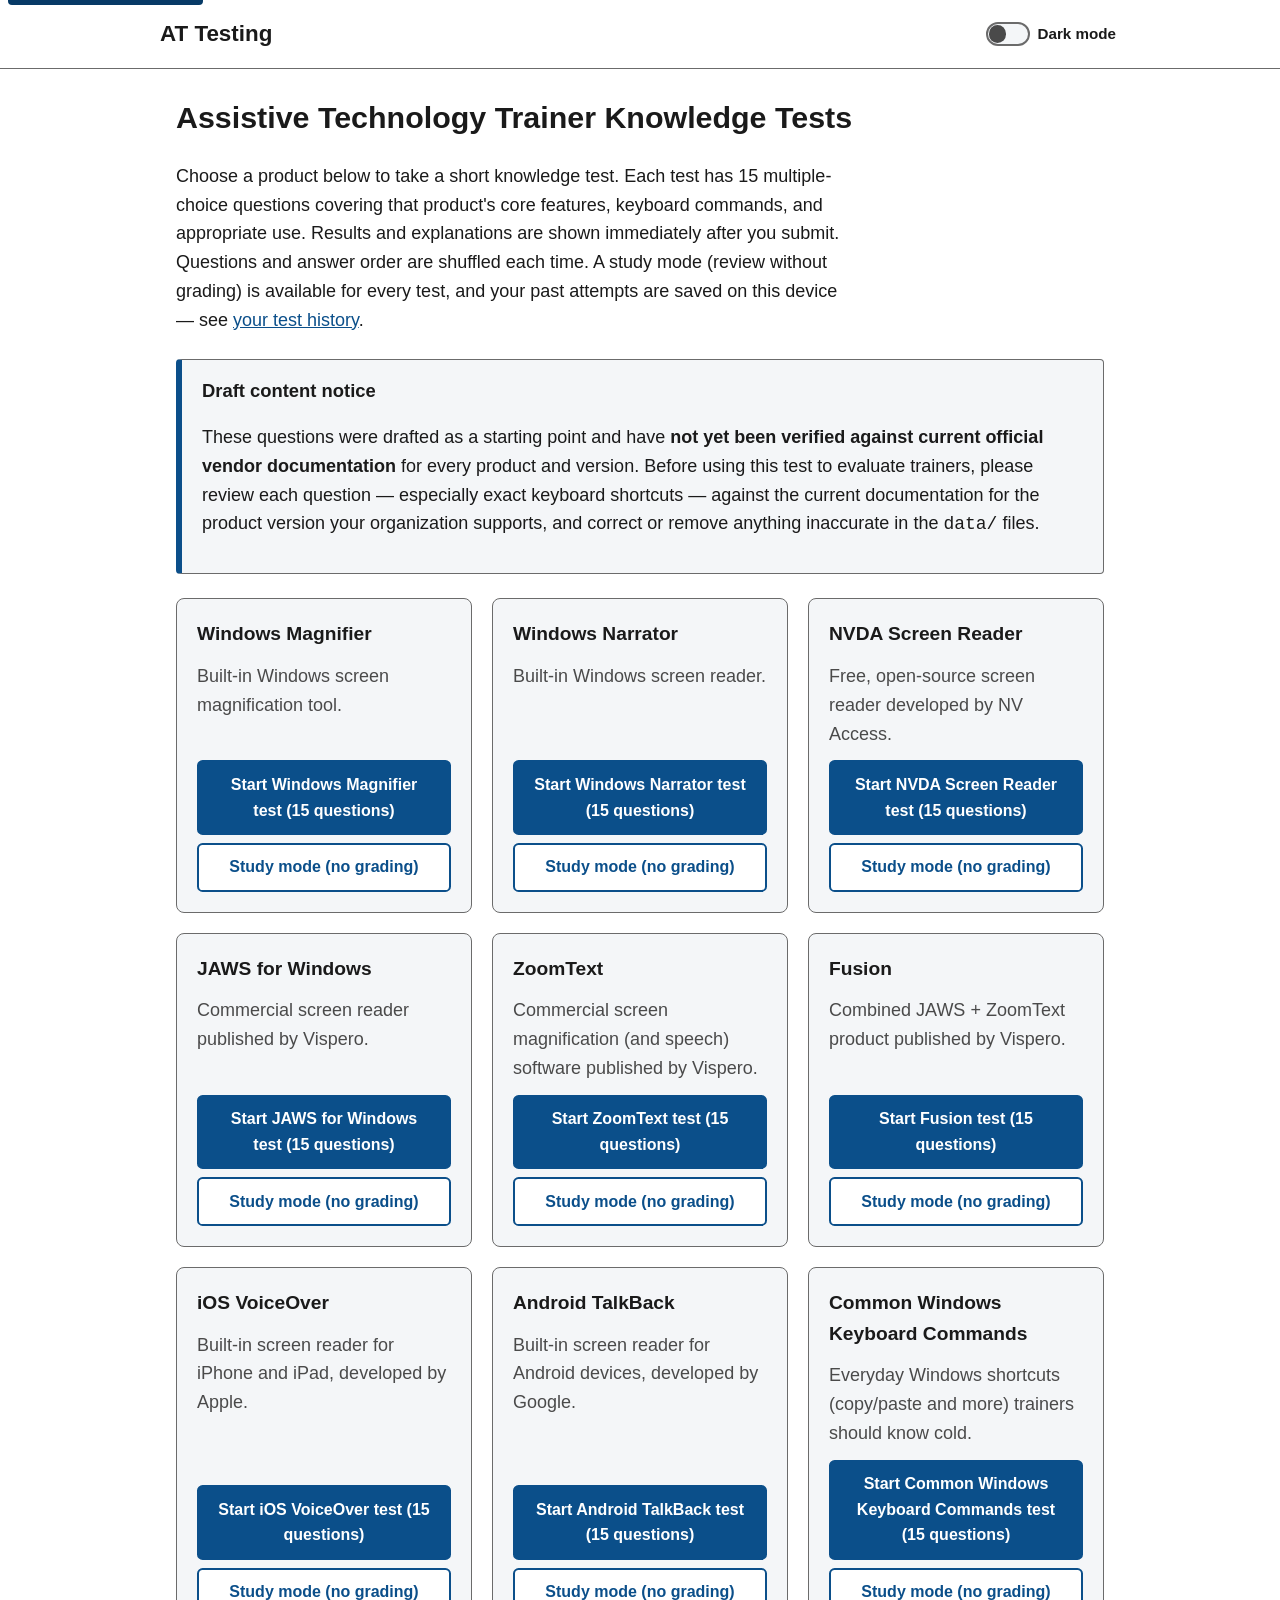
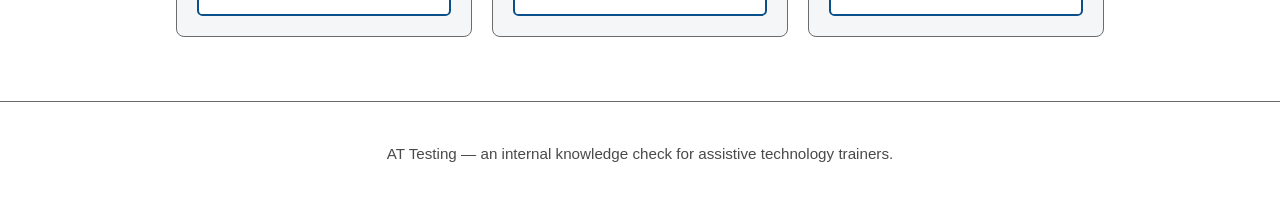
<file: index.html>
<!DOCTYPE html>
<html lang="en">
<head>
  <meta charset="UTF-8" />
  <script>
    (function () {
      try {
        if (localStorage.getItem("atTestingTheme") === "dark") {
          document.documentElement.setAttribute("data-theme", "dark");
        }
      } catch (e) {}
    })();
  </script>
  <meta name="viewport" content="width=device-width, initial-scale=1" />
  <title>AT Testing – Assistive Technology Trainer Knowledge Tests</title>
  <link rel="stylesheet" href="css/styles.css" />
</head>
<body>
  <a class="skip-link" href="#main">Skip to main content</a>

  <noscript>
    <p class="noscript-notice">This site requires JavaScript to display and run the tests. Please enable JavaScript and reload the page.</p>
  </noscript>

  <header class="site-header">
    <div class="site-header-inner">
      <a class="site-title" href="index.html">AT Testing</a>
      <button type="button" id="theme-toggle" class="theme-toggle no-print" role="switch" aria-checked="false">
        <span class="theme-toggle-track" aria-hidden="true"><span class="theme-toggle-thumb"></span></span>
        <span class="theme-toggle-label">Dark mode</span>
      </button>
    </div>
  </header>

  <main id="main">
    <h1>Assistive Technology Trainer Knowledge Tests</h1>
    <p class="intro">
      Choose a product below to take a short knowledge test. Each test has 15 multiple-choice
      questions covering that product's core features, keyboard commands, and appropriate use.
      Results and explanations are shown immediately after you submit. Questions and answer order
      are shuffled each time. A study mode (review without grading) is available for every test,
      and your past attempts are saved on this device — see <a href="history.html">your test
      history</a>.
    </p>

    <div class="disclaimer">
      <h2>Draft content notice</h2>
      <p>
        These questions were drafted as a starting point and have <strong>not yet been verified
        against current official vendor documentation</strong> for every product and version.
        Before using this test to evaluate trainers, please review each question — especially
        exact keyboard shortcuts — against the current documentation for the product version
        your organization supports, and correct or remove anything inaccurate in the
        <code>data/</code> files.
      </p>
    </div>

    <ul class="product-grid">
      <!-- Populated by js/home.js from js/products.js -->
    </ul>
  </main>

  <footer class="site-footer">
    <p>AT Testing — an internal knowledge check for assistive technology trainers.</p>
  </footer>

  <script src="js/products.js"></script>
  <script src="js/home.js"></script>
  <script src="js/theme.js"></script>
</body>
</html>
</file>
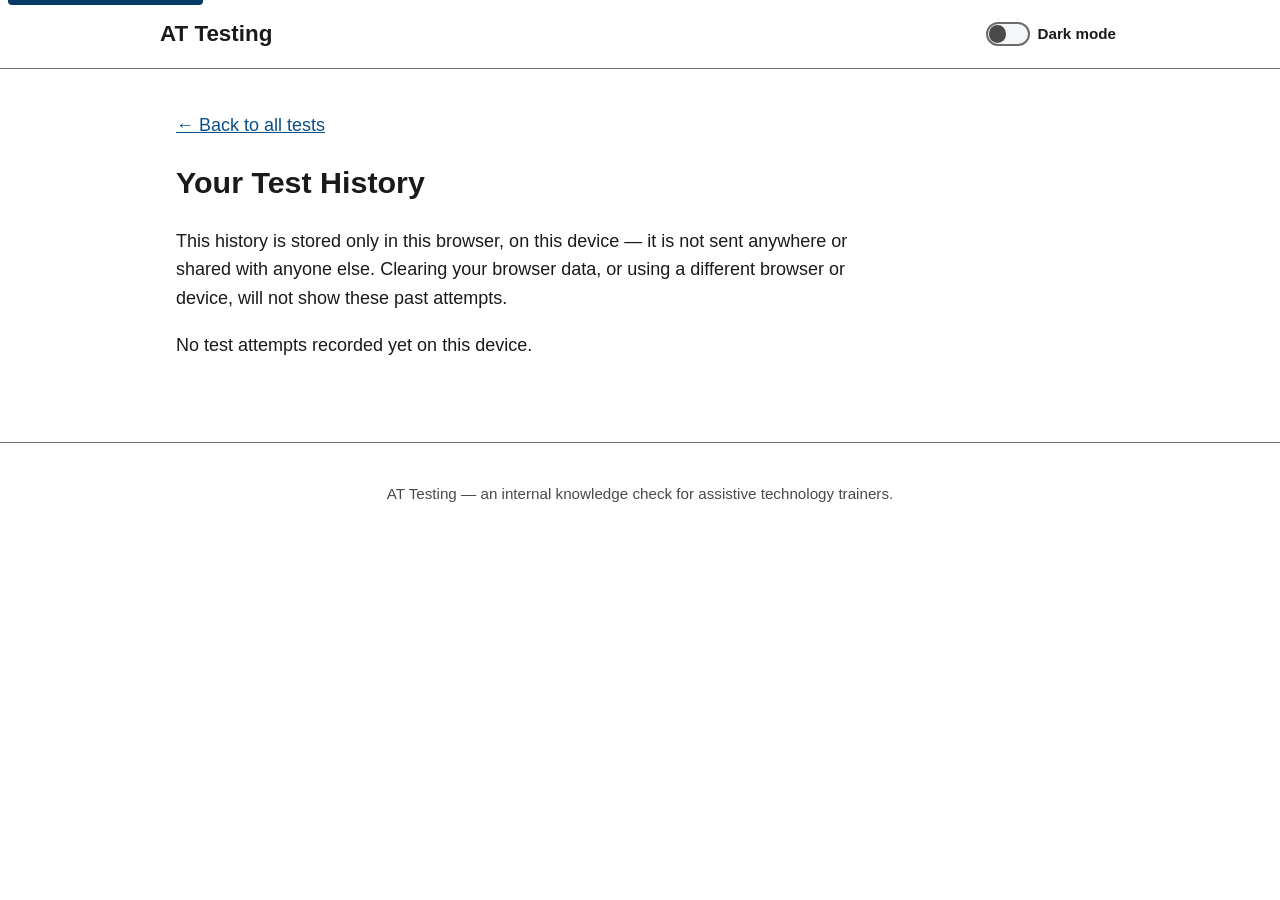
<file: history.html>
<!DOCTYPE html>
<html lang="en">
<head>
  <meta charset="UTF-8" />
  <script>
    (function () {
      try {
        if (localStorage.getItem("atTestingTheme") === "dark") {
          document.documentElement.setAttribute("data-theme", "dark");
        }
      } catch (e) {}
    })();
  </script>
  <meta name="viewport" content="width=device-width, initial-scale=1" />
  <title>Test History – AT Testing</title>
  <link rel="stylesheet" href="css/styles.css" />
</head>
<body>
  <a class="skip-link" href="#main">Skip to main content</a>

  <noscript>
    <p class="noscript-notice">This site requires JavaScript to display your test history. Please enable JavaScript and reload the page.</p>
  </noscript>

  <header class="site-header">
    <div class="site-header-inner">
      <a class="site-title" href="index.html">AT Testing</a>
      <button type="button" id="theme-toggle" class="theme-toggle" role="switch" aria-checked="false">
        <span class="theme-toggle-track" aria-hidden="true"><span class="theme-toggle-thumb"></span></span>
        <span class="theme-toggle-label">Dark mode</span>
      </button>
    </div>
  </header>

  <main id="main">
    <p><a href="index.html">&larr; Back to all tests</a></p>

    <h1>Your Test History</h1>
    <p class="intro">
      This history is stored only in this browser, on this device — it is not sent anywhere or shared
      with anyone else. Clearing your browser data, or using a different browser or device, will not
      show these past attempts.
    </p>

    <div id="history-content"></div>

    <p>
      <button type="button" id="clear-history-btn" class="button secondary">Clear all history</button>
    </p>
  </main>

  <footer class="site-footer">
    <p>AT Testing — an internal knowledge check for assistive technology trainers.</p>
  </footer>

  <script src="js/history-store.js"></script>
  <script src="js/history.js"></script>
  <script src="js/theme.js"></script>
</body>
</html>
</file>
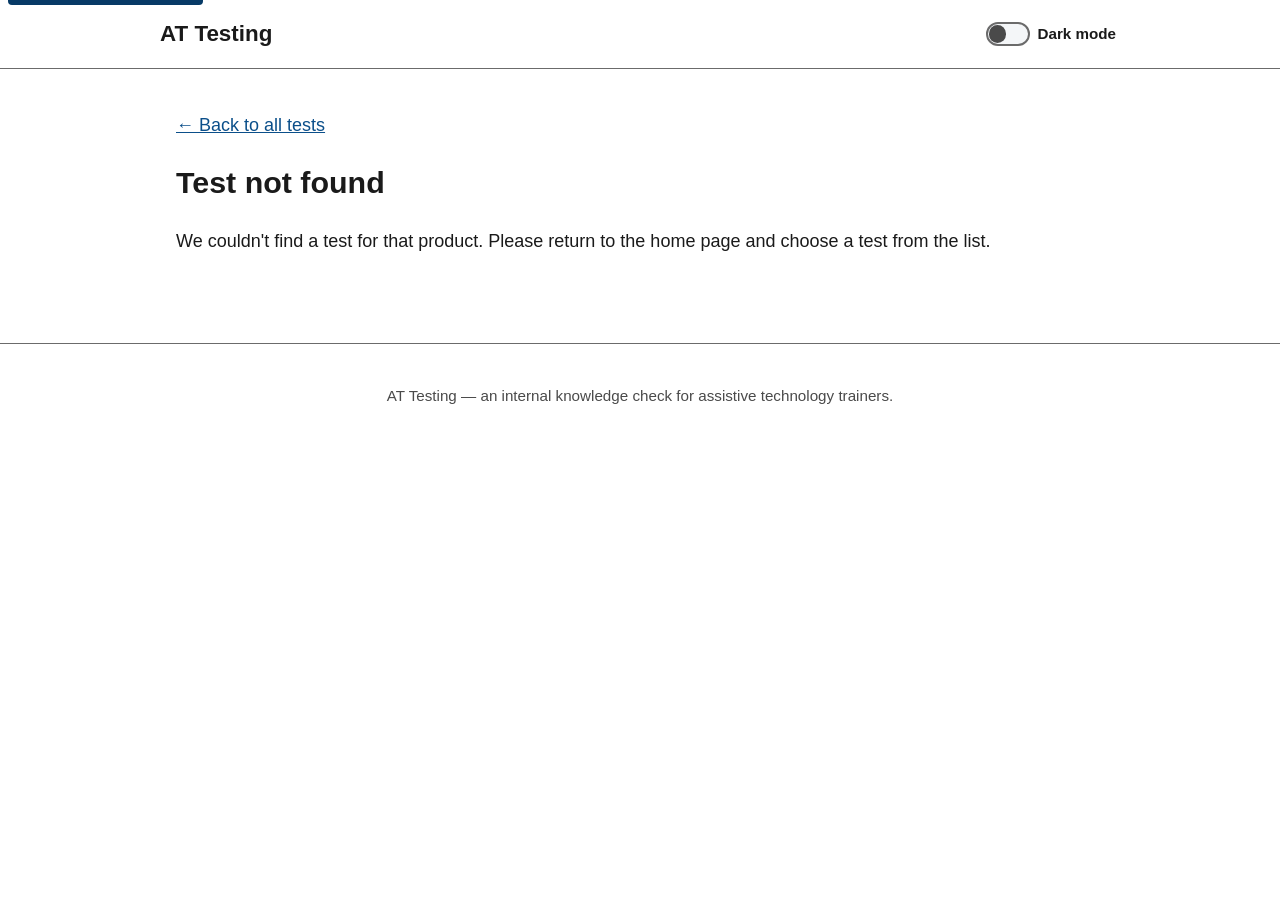
<file: quiz.html>
<!DOCTYPE html>
<html lang="en">
<head>
  <meta charset="UTF-8" />
  <script>
    (function () {
      try {
        if (localStorage.getItem("atTestingTheme") === "dark") {
          document.documentElement.setAttribute("data-theme", "dark");
        }
      } catch (e) {}
    })();
  </script>
  <meta name="viewport" content="width=device-width, initial-scale=1" />
  <title>Knowledge Test – AT Testing</title>
  <link rel="stylesheet" href="css/styles.css" />
</head>
<body>
  <a class="skip-link" href="#main">Skip to main content</a>

  <noscript>
    <p class="noscript-notice">This site requires JavaScript to display and run the tests. Please enable JavaScript and reload the page.</p>
  </noscript>

  <header class="site-header">
    <div class="site-header-inner">
      <a class="site-title" href="index.html">AT Testing</a>
      <button type="button" id="theme-toggle" class="theme-toggle no-print" role="switch" aria-checked="false">
        <span class="theme-toggle-track" aria-hidden="true"><span class="theme-toggle-thumb"></span></span>
        <span class="theme-toggle-label">Dark mode</span>
      </button>
    </div>
  </header>

  <main id="main">
    <p class="no-print"><a href="index.html">&larr; Back to all tests</a></p>

    <h1 id="quiz-title">Loading test…</h1>
    <p id="quiz-intro"></p>
    <p id="mode-switch-link" class="no-print"></p>

    <!-- Printed record header: populated by js/quiz.js, visible only when printing -->
    <div id="print-header" class="print-only"></div>

    <section id="past-attempts" class="no-print" hidden>
      <h2>Your past attempts at this test</h2>
      <div id="past-attempts-content"></div>
    </section>

    <section id="test-mode-content">
      <div class="field-group no-print">
        <label for="trainer-name">Your name <span class="optional-tag">(optional — included if you print your results)</span></label>
        <input type="text" id="trainer-name" name="trainer-name" autocomplete="name" />
      </div>

      <div id="error-summary" class="no-print" tabindex="-1" hidden>
        <h2>Some questions still need an answer</h2>
        <ul id="error-list"></ul>
      </div>

      <form id="quiz-form" novalidate>
        <div id="questions-container"></div>
        <button type="submit" class="button no-print">Submit Test</button>
      </form>

      <section id="results" hidden></section>
    </section>

    <section id="study-mode-content" hidden>
      <div id="study-container"></div>
      <p class="no-print"><a class="button" id="take-real-test-link" href="#">Take the graded test</a></p>
    </section>
  </main>

  <footer class="site-footer no-print">
    <p>AT Testing — an internal knowledge check for assistive technology trainers.</p>
  </footer>

  <script src="js/products.js"></script>
  <script src="data/questions-magnifier.js"></script>
  <script src="data/questions-narrator.js"></script>
  <script src="data/questions-nvda.js"></script>
  <script src="data/questions-jaws.js"></script>
  <script src="data/questions-zoomtext.js"></script>
  <script src="data/questions-fusion.js"></script>
  <script src="data/questions-voiceover.js"></script>
  <script src="data/questions-talkback.js"></script>
  <script src="data/questions-windows-commands.js"></script>
  <script src="js/history-store.js"></script>
  <script src="js/quiz.js"></script>
  <script src="js/theme.js"></script>
</body>
</html>
</file>
<file: css/styles.css>
/* AT Testing — base styles. Prioritizes readable contrast, visible focus,
   relative sizing, and no reliance on color alone to convey meaning. */

:root {
  --color-bg: #ffffff;
  --color-text: #1a1a1a;
  --color-muted: #4a4a4a;
  --color-border: #6b6b6b;
  --color-primary: #0b4f8a;
  --color-primary-dark: #073a66;
  --color-link: #0b4f8a;
  --color-link-hover: #073a66;
  --color-focus: #d1350b;
  --color-success-bg: #e6f4ea;
  --color-success-text: #14532d;
  --color-error-bg: #fdecea;
  --color-error-text: #7a1a12;
  --color-card-bg: #f4f6f8;
  --max-width: 60rem;
}

/* Dark mode — toggled via a "data-theme" attribute on <html>, set by js/theme.js.
   Every color below was chosen and contrast-checked against WCAG AA (4.5:1 text,
   3:1 non-text) against the specific background it actually appears on. --color-primary
   stays "dark enough for white button text" in both themes; --color-link is a separate,
   brighter token for text/links directly on the page background, since one color can't
   satisfy both "light enough to read on black" and "dark enough for white text on it". */
:root[data-theme="dark"] {
  --color-bg: #000000;
  --color-text: #f2f2f2;
  --color-muted: #b8b8b8;
  --color-border: #6b6b6b;
  --color-primary: #2569a3;
  --color-primary-dark: #163f61;
  --color-link: #6cb2ff;
  --color-link-hover: #9ecbff;
  --color-focus: #d1350b;
  --color-success-bg: #123a20;
  --color-success-text: #7ee2a8;
  --color-error-bg: #3a1310;
  --color-error-text: #ff9d8a;
  --color-card-bg: #171717;
}

* {
  box-sizing: border-box;
}

[hidden] {
  display: none !important;
}

html {
  font-size: 100%;
}

body {
  margin: 0;
  background: var(--color-bg);
  color: var(--color-text);
  font-family: "Segoe UI", Arial, Helvetica, sans-serif;
  font-size: 1.125rem;
  line-height: 1.6;
}

.visually-hidden {
  position: absolute;
  width: 1px;
  height: 1px;
  padding: 0;
  margin: -1px;
  overflow: hidden;
  clip: rect(0, 0, 0, 0);
  white-space: nowrap;
  border: 0;
}

.skip-link {
  position: absolute;
  left: 0.5rem;
  top: -3rem;
  background: var(--color-primary-dark);
  color: #fff;
  padding: 0.75rem 1rem;
  z-index: 100;
  transition: top 0.1s ease-in-out;
  border-radius: 0 0 0.25rem 0.25rem;
}

.skip-link:focus {
  top: 0;
}

.noscript-notice {
  background: var(--color-error-bg);
  color: var(--color-error-text);
  border: 2px solid var(--color-error-text);
  padding: 1rem 1.25rem;
  margin: 1rem;
  border-radius: 0.35rem;
  font-weight: 600;
}

a {
  color: var(--color-link);
}

a:hover,
a:focus {
  color: var(--color-link-hover);
}

*:focus-visible {
  outline: 3px solid var(--color-focus);
  outline-offset: 2px;
}

header.site-header {
  border-bottom: 1px solid var(--color-border);
  padding: 1rem;
}

.site-header-inner {
  display: flex;
  align-items: center;
  justify-content: space-between;
  flex-wrap: wrap;
  gap: 0.75rem;
  max-width: var(--max-width);
  margin: 0 auto;
}

header.site-header .site-title {
  font-size: 1.4rem;
  font-weight: 700;
  text-decoration: none;
  color: var(--color-text);
}

.theme-toggle {
  display: inline-flex;
  align-items: center;
  gap: 0.5rem;
  background: none;
  border: 0;
  padding: 0.25rem;
  cursor: pointer;
  font: inherit;
  color: var(--color-text);
}

.theme-toggle-track {
  display: inline-block;
  width: 2.75rem;
  height: 1.5rem;
  border: 2px solid var(--color-border);
  border-radius: 999px;
  background: var(--color-card-bg);
  position: relative;
  transition: background-color 0.15s ease-in-out;
  flex-shrink: 0;
}

.theme-toggle-thumb {
  position: absolute;
  top: 1px;
  left: 1px;
  width: 1.1rem;
  height: 1.1rem;
  border-radius: 50%;
  background: var(--color-muted);
  transition: transform 0.15s ease-in-out, background-color 0.15s ease-in-out;
}

.theme-toggle[aria-checked="true"] .theme-toggle-track {
  background: var(--color-primary);
  border-color: var(--color-primary);
}

.theme-toggle[aria-checked="true"] .theme-toggle-thumb {
  transform: translateX(1.25rem);
  background: #ffffff;
}

.theme-toggle-label {
  font-size: 0.95rem;
  font-weight: 600;
}

main {
  max-width: var(--max-width);
  margin: 0 auto;
  padding: 1.5rem 1rem 4rem;
}

h1 {
  font-size: 1.9rem;
  margin-top: 0;
}

h2 {
  font-size: 1.4rem;
}

.intro {
  max-width: 42rem;
}

.disclaimer {
  background: var(--color-card-bg);
  border: 1px solid var(--color-border);
  border-left: 6px solid var(--color-primary);
  padding: 1rem 1.25rem;
  margin: 1.5rem 0;
  border-radius: 0.25rem;
}

.disclaimer h2 {
  margin-top: 0;
  font-size: 1.15rem;
}

.product-grid {
  display: grid;
  grid-template-columns: repeat(auto-fill, minmax(16rem, 1fr));
  gap: 1.25rem;
  padding: 0;
  margin: 1.5rem 0 0;
  list-style: none;
}

.product-card {
  border: 1px solid var(--color-border);
  border-radius: 0.5rem;
  padding: 1.25rem;
  background: var(--color-card-bg);
  display: flex;
  flex-direction: column;
  gap: 0.75rem;
}

.product-card h2 {
  margin: 0;
  font-size: 1.2rem;
}

.product-card p {
  margin: 0;
  color: var(--color-muted);
  flex-grow: 1;
}

.product-card-actions {
  display: flex;
  flex-direction: column;
  gap: 0.5rem;
}

.button {
  display: inline-block;
  background: var(--color-primary);
  color: #fff;
  text-decoration: none;
  padding: 0.6rem 1.1rem;
  border-radius: 0.35rem;
  border: 2px solid var(--color-primary);
  font-size: 1rem;
  font-weight: 600;
  cursor: pointer;
  text-align: center;
}

.button:hover {
  background: var(--color-primary-dark);
  border-color: var(--color-primary-dark);
  color: #fff;
}

.button:focus-visible {
  outline: 3px solid var(--color-focus);
  outline-offset: 2px;
}

.button.secondary {
  background: var(--color-bg);
  color: var(--color-link);
  border-color: var(--color-link);
}

.button.secondary:hover {
  background: var(--color-card-bg);
  color: var(--color-link-hover);
  border-color: var(--color-link-hover);
}

fieldset.question {
  border: 1px solid var(--color-border);
  border-radius: 0.5rem;
  padding: 1rem 1.25rem 1.25rem;
  margin: 0 0 1.5rem;
}

fieldset.question legend {
  font-weight: 600;
  padding: 0 0.4rem;
}

fieldset.question .q-number {
  display: block;
  font-weight: 400;
  color: var(--color-muted);
  font-size: 0.95rem;
  margin-bottom: 0.25rem;
}

.options {
  display: flex;
  flex-direction: column;
  gap: 0.6rem;
  margin-top: 0.75rem;
}

.options label {
  display: flex;
  align-items: flex-start;
  gap: 0.6rem;
  padding: 0.4rem;
  border-radius: 0.3rem;
  cursor: pointer;
}

.options label:hover {
  background: var(--color-card-bg);
}

.options input[type="radio"] {
  width: 1.25rem;
  height: 1.25rem;
  margin-top: 0.15rem;
  flex-shrink: 0;
}

fieldset.question.answered-correct {
  border-color: var(--color-success-text);
  background: var(--color-success-bg);
}

fieldset.question.answered-incorrect {
  border-color: var(--color-error-text);
  background: var(--color-error-bg);
}

.answer-feedback {
  margin-top: 0.9rem;
  padding-top: 0.75rem;
  border-top: 1px dashed var(--color-border);
  font-size: 1rem;
}

.answer-feedback .feedback-status {
  font-weight: 700;
}

.answered-correct .answer-feedback .feedback-status {
  color: var(--color-success-text);
}

.answered-incorrect .answer-feedback .feedback-status {
  color: var(--color-error-text);
}

#error-summary {
  background: var(--color-error-bg);
  border: 2px solid var(--color-error-text);
  color: var(--color-error-text);
  padding: 1rem 1.25rem;
  border-radius: 0.4rem;
  margin-bottom: 1.5rem;
}

#error-summary h2 {
  margin-top: 0;
  font-size: 1.1rem;
}

#error-summary a {
  color: var(--color-error-text);
  font-weight: 600;
}

#results {
  margin-top: 2rem;
  padding-top: 1.5rem;
  border-top: 2px solid var(--color-border);
}

.score-banner {
  border-radius: 0.5rem;
  padding: 1.25rem;
  margin-bottom: 1.5rem;
  font-size: 1.2rem;
}

.score-banner.pass {
  background: var(--color-success-bg);
  color: var(--color-success-text);
  border: 2px solid var(--color-success-text);
}

.score-banner.fail {
  background: var(--color-error-bg);
  color: var(--color-error-text);
  border: 2px solid var(--color-error-text);
}

.score-banner p {
  margin: 0.25rem 0;
}

.results-actions {
  display: flex;
  gap: 1rem;
  flex-wrap: wrap;
  margin-top: 1.5rem;
}

footer.site-footer {
  border-top: 1px solid var(--color-border);
  padding: 1.5rem 1rem;
  text-align: center;
  color: var(--color-muted);
  font-size: 0.95rem;
}

#mode-switch-link {
  margin: 0 0 1.5rem;
}

.field-group {
  margin: 1.5rem 0;
  display: flex;
  flex-direction: column;
  gap: 0.35rem;
  max-width: 24rem;
}

.field-group label {
  font-weight: 600;
}

.optional-tag {
  font-weight: 400;
  color: var(--color-muted);
}

.field-group input[type="text"] {
  font: inherit;
  padding: 0.5rem 0.6rem;
  border: 1px solid var(--color-border);
  border-radius: 0.3rem;
  background: var(--color-bg);
  color: var(--color-text);
}

#past-attempts {
  background: var(--color-card-bg);
  border: 1px solid var(--color-border);
  border-radius: 0.4rem;
  padding: 1rem 1.25rem;
  margin-bottom: 1.5rem;
}

#past-attempts h2 {
  margin-top: 0;
  font-size: 1.1rem;
}

.table-scroll {
  overflow-x: auto;
  margin: 0.75rem 0;
}

.history-table {
  width: 100%;
  min-width: 32rem;
  border-collapse: collapse;
  margin: 0;
}

.history-table caption {
  text-align: left;
  color: var(--color-muted);
  font-size: 0.9rem;
  margin-bottom: 0.5rem;
}

.history-table th,
.history-table td {
  border: 1px solid var(--color-border);
  padding: 0.5rem 0.6rem;
  text-align: left;
}

.history-table th {
  background: var(--color-card-bg);
}

.study-question {
  border: 1px solid var(--color-border);
  border-radius: 0.5rem;
  padding: 1rem 1.25rem;
  margin-bottom: 1.25rem;
}

.study-question h2 {
  margin: 0 0 0.5rem;
  font-size: 1rem;
  color: var(--color-muted);
}

.study-question-text {
  font-weight: 600;
  margin: 0 0 0.75rem;
}

.study-options {
  list-style: none;
  margin: 0 0 0.75rem;
  padding: 0;
  display: flex;
  flex-direction: column;
  gap: 0.4rem;
}

.study-options li {
  padding: 0.4rem 0.6rem;
  border-radius: 0.3rem;
}

.study-options li.study-correct {
  background: var(--color-success-bg);
  color: var(--color-success-text);
  font-weight: 600;
}

.study-explanation {
  margin: 0;
  padding-top: 0.6rem;
  border-top: 1px dashed var(--color-border);
}

.print-only {
  display: none;
}

@media (max-width: 30rem) {
  body {
    font-size: 1.05rem;
  }
  .product-grid {
    grid-template-columns: 1fr;
  }
}

@media print {
  /* Printing always uses the light palette, regardless of on-screen dark mode.
     !important is required here: :root[data-theme="dark"] has higher selector
     specificity than a plain :root, so without it the dark values would still
     win even inside this print-only block. */
  :root {
    --color-bg: #ffffff !important;
    --color-text: #1a1a1a !important;
    --color-muted: #4a4a4a !important;
    --color-border: #6b6b6b !important;
    --color-primary: #0b4f8a !important;
    --color-primary-dark: #073a66 !important;
    --color-link: #0b4f8a !important;
    --color-link-hover: #073a66 !important;
    --color-focus: #d1350b !important;
    --color-success-bg: #e6f4ea !important;
    --color-success-text: #14532d !important;
    --color-error-bg: #fdecea !important;
    --color-error-text: #7a1a12 !important;
    --color-card-bg: #f4f6f8 !important;
  }

  body {
    background: #ffffff !important;
    color: #1a1a1a !important;
    font-size: 12pt;
  }

  .no-print,
  .site-header,
  .site-footer,
  .skip-link {
    display: none !important;
  }

  .print-only {
    display: block;
  }

  fieldset.question {
    break-inside: avoid;
  }
}
</file>
